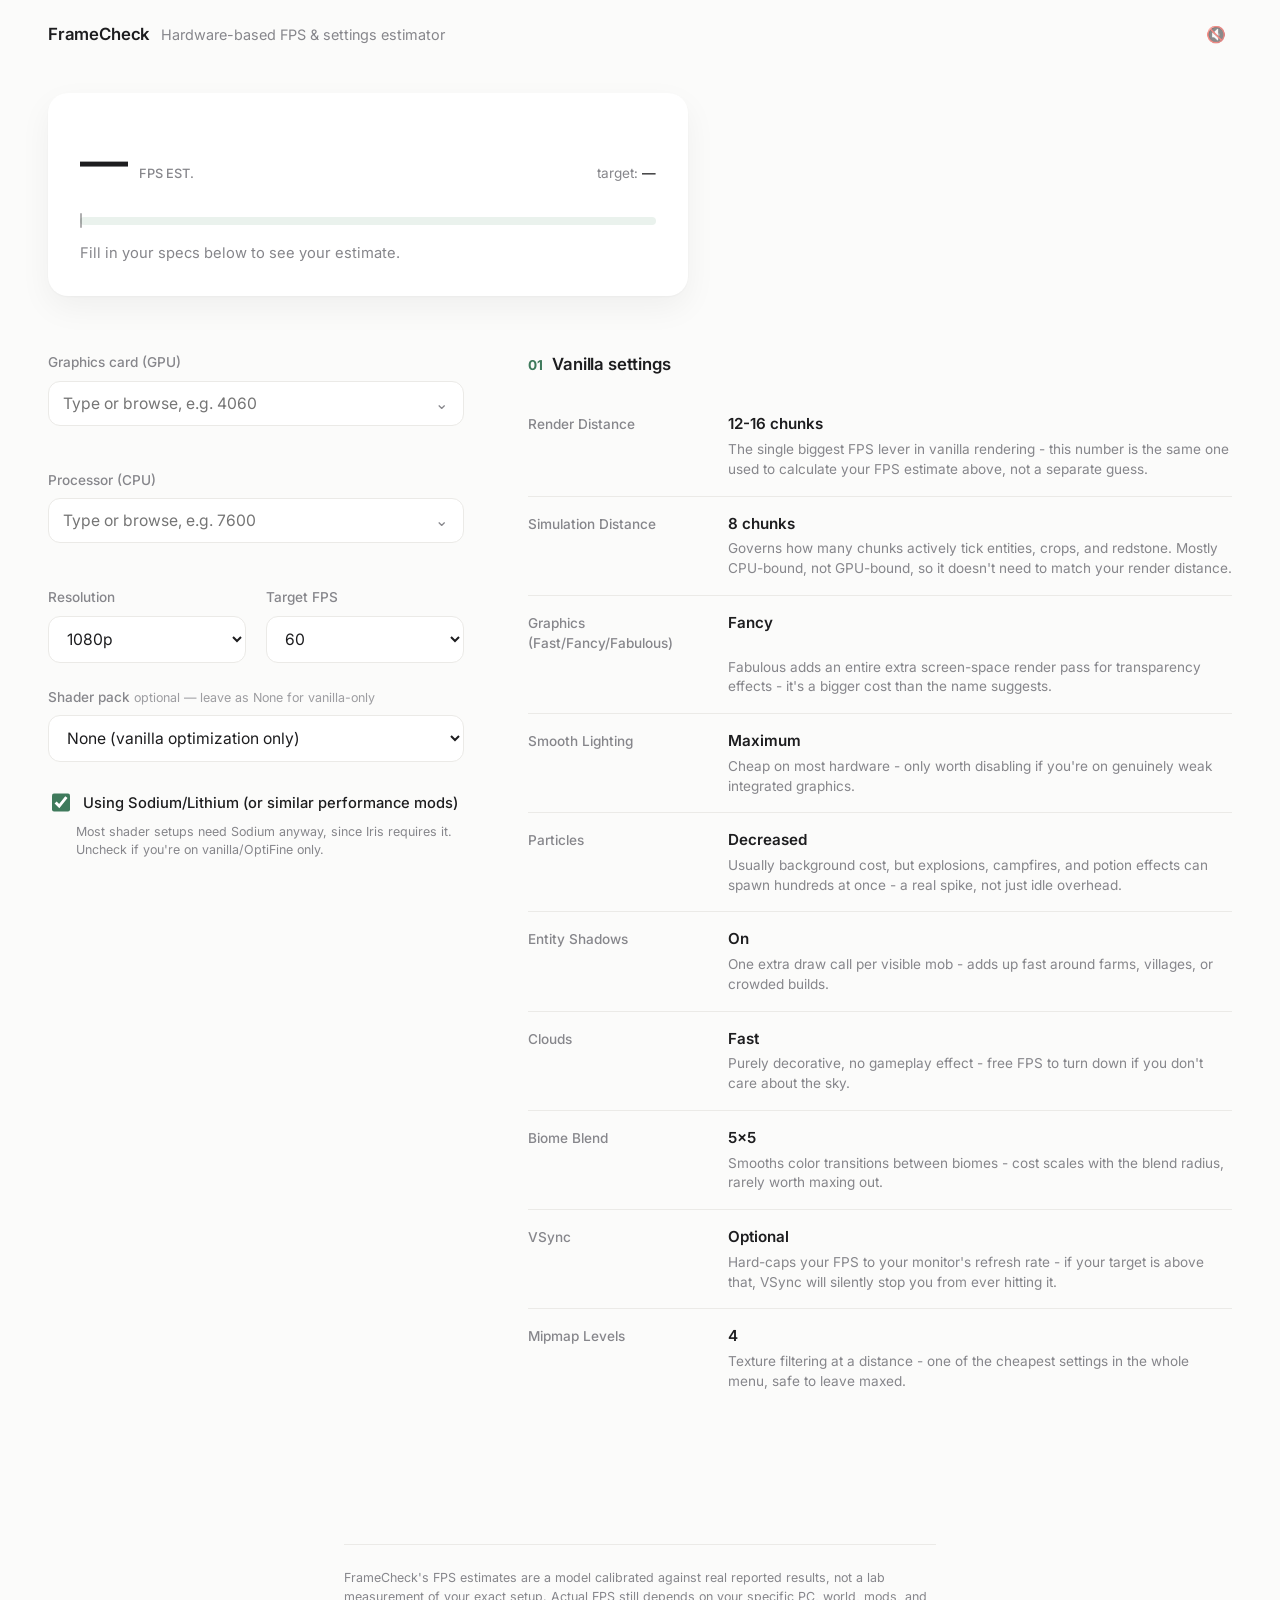
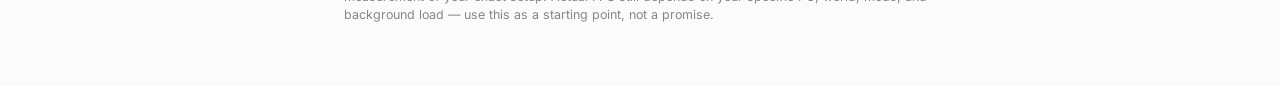
<file: index.html>
<!DOCTYPE html>
<html lang="en">
<head>
<meta charset="UTF-8">
<meta name="viewport" content="width=device-width, initial-scale=1.0">
<meta name="color-scheme" content="light only">
<meta name="description" content="Estimate your Minecraft FPS and get vanilla + shader settings recommendations based on your actual GPU and CPU.">
<link rel="icon" href="data:image/svg+xml,%3Csvg xmlns='http://www.w3.org/2000/svg' viewBox='0 0 24 24'%3E%3Crect width='24' height='24' rx='5' fill='%233F7A5C'/%3E%3Ctext x='12' y='17' font-size='14' font-family='monospace' fill='white' text-anchor='middle'%3EF%3C/text%3E%3C/svg%3E">
<title>FrameCheck — Minecraft FPS &amp; Shader Settings</title>

<meta property="og:type" content="website">
<meta property="og:url" content="https://spotifyplatical.github.io/frame-check/">
<meta property="og:title" content="FrameCheck — Minecraft FPS & Shader Settings">
<meta property="og:description" content="Estimate your Minecraft FPS and get vanilla + shader settings recommendations based on your actual GPU and CPU.">
<meta property="og:image" content="https://spotifyplatical.github.io/frame-check/og-image.png">

<meta name="twitter:card" content="summary_large_image">
<meta name="twitter:title" content="FrameCheck — Minecraft FPS & Shader Settings">
<meta name="twitter:description" content="Estimate your Minecraft FPS and get vanilla + shader settings recommendations based on your actual GPU and CPU.">
<meta name="twitter:image" content="https://spotifyplatical.github.io/frame-check/og-image.png">
<link rel="preconnect" href="https://fonts.googleapis.com">
<link href="https://fonts.googleapis.com/css2?family=Inter:wght@400;500;600;700&display=swap" rel="stylesheet">
<link rel="stylesheet" href="styles.css">
</head>
<body>

<header class="site-header">
  <div class="header-inner">
    <span class="logo-text">FrameCheck</span>
    <span class="tagline">Hardware-based FPS &amp; settings estimator</span>
    <button type="button" id="soundToggle" class="sound-toggle" aria-label="Sound off, click to enable">🔇</button>
  </div>
</header>

<main>

  <!-- SIGNATURE ELEMENT: live meter -->
  <section class="meter-panel" aria-live="polite">
    <div class="meter-readout">
      <div class="meter-numbers">
        <span id="estimatedFPS">—</span>
        <span class="meter-unit">FPS EST.</span>
      </div>
      <div class="meter-target">
        target: <span id="targetFPSDisplay">—</span>
      </div>
    </div>
    <div class="meter-bar-track">
      <div class="meter-bar-fill" id="meterFill"></div>
      <div class="meter-target-line" id="meterTargetLine"></div>
    </div>
    <p class="meter-message" id="meterMessage">Fill in your specs below to see your estimate.</p>
  </section>

  <div class="layout-grid">
    <!-- FORM -->
    <section class="form-section">
      <form id="specForm">

        <div class="field-group combo-field">
          <label for="gpuInput">Graphics card (GPU)</label>
          <div class="combo-wrap">
            <input type="text" id="gpuInput" placeholder="Type or browse, e.g. 4060" autocomplete="off"
                   role="combobox" aria-expanded="false" aria-autocomplete="list" aria-controls="gpuList">
            <button type="button" class="combo-toggle" id="gpuToggle" aria-label="Show GPU list">⌄</button>
          </div>
          <ul class="combo-list" id="gpuList" role="listbox" hidden></ul>
          <span class="field-hint" id="gpuConfidence"></span>
        </div>

        <div class="field-group combo-field">
          <label for="cpuInput">Processor (CPU)</label>
          <div class="combo-wrap">
            <input type="text" id="cpuInput" placeholder="Type or browse, e.g. 7600" autocomplete="off"
                   role="combobox" aria-expanded="false" aria-autocomplete="list" aria-controls="cpuList">
            <button type="button" class="combo-toggle" id="cpuToggle" aria-label="Show CPU list">⌄</button>
          </div>
          <ul class="combo-list" id="cpuList" role="listbox" hidden></ul>
          <span class="field-hint" id="cpuConfidence"></span>
        </div>

        <div class="field-row">
          <div class="field-group">
            <label for="resolutionInput">Resolution</label>
            <select id="resolutionInput">
              <option value="1080p">1080p</option>
              <option value="1440p">1440p</option>
              <option value="4K">4K</option>
            </select>
          </div>

          <div class="field-group">
            <label for="targetFPSSelect">Target FPS</label>
            <select id="targetFPSSelect">
              <option value="30">30</option>
              <option value="60" selected>60</option>
              <option value="90">90</option>
              <option value="120">120</option>
              <option value="144">144</option>
              <option value="165">165</option>
              <option value="240">240</option>
              <option value="custom">Custom…</option>
            </select>
            <input type="number" id="targetFPSInput" value="60" min="10" max="500" hidden>
          </div>
        </div>

        <div class="field-group">
          <label for="shaderInput">Shader pack <span class="optional-tag">optional — leave as None for vanilla-only</span></label>
          <select id="shaderInput">
            <option value="">None (vanilla optimization only)</option>
          </select>
        </div>

        <div class="field-group checkbox-field">
          <label class="checkbox-label">
            <input type="checkbox" id="sodiumInput" checked>
            Using Sodium/Lithium (or similar performance mods)
          </label>
          <span class="field-hint">Most shader setups need Sodium anyway, since Iris requires it. Uncheck if you're on vanilla/OptiFine only.</span>
        </div>

      </form>
    </section>

    <!-- RESULTS -->
    <section class="results-section" id="resultsPanel">

      <div class="results-group">
        <h2><span class="step-mark">01</span> Vanilla settings</h2>
        <div class="settings-grid" id="vanillaResults"></div>
      </div>

      <div class="results-group" id="shaderResultsBlock" hidden>
        <h2><span class="step-mark">02</span> Shader adjustments</h2>
        <p class="section-note">
          These are general categories that reduce load on most Iris/OptiFine-based shaders.
          Exact slider names and locations vary by pack, check your shader's own settings screen for the specifics.
        </p>
        <ul class="adjustments-list" id="shaderAdjustments"></ul>
      </div>

      <div class="results-group report-block" id="reportBlock" hidden>
        <p class="section-note">
          Actually tried these settings? Reporting your real FPS is the single best way to help make future estimates more accurate.
        </p>
        <button type="button" id="reportFpsBtn" class="report-btn">Report your real FPS</button>
      </div>

    </section>
  </div>

</main>

<footer class="site-footer">
  <p class="disclaimer">
    FrameCheck's FPS estimates are a model calibrated against real reported results, not a lab measurement of your exact setup.
    Actual FPS still depends on your specific PC, world, mods, and background load — use this as a starting point, not a promise.
  </p>
</footer>

<script src="gpu-tiers.js"></script>
<script src="cpu-tiers.js"></script>
<script src="vanilla-settings.js"></script>
<script src="shader-packs.js"></script>
<script src="recommend.js"></script>
<script src="app.js"></script>
</body>
</html>
</file>
<file: styles.css>
:root {
  --bg: #FBFBFA;
  --bg-panel: #FFFFFF;
  --border: #EBEAE7;
  --text: #1D1D1F;
  --text-muted: #86868B;
  --accent: #3F7A5C;
  --accent-soft: #EAF2ED;
  --font: 'Inter', -apple-system, BlinkMacSystemFont, sans-serif;
}

html {
  font-size: 16px;
  color-scheme: light only;
}

* { box-sizing: border-box; }

body {
  margin: 0;
  background: var(--bg);
  color: var(--text);
  font-family: var(--font);
  line-height: 1.5;
  min-height: 100vh;
  -webkit-font-smoothing: antialiased;
}

.site-header {
  padding: 1.25rem 1.5rem;
}

.header-inner {
  max-width: 40rem;
  margin: 0 auto;
  display: flex;
  align-items: baseline;
  gap: 0.75rem;
  flex-wrap: wrap;
}

.sound-toggle {
  margin-left: auto;
  background: none;
  border: none;
  font-size: 1rem;
  cursor: pointer;
  padding: 0.3rem 0.4rem;
  border-radius: 0.4rem;
  opacity: 0.6;
  transition: opacity 0.15s ease, transform 0.15s cubic-bezier(0.34, 1.56, 0.64, 1);
}

.sound-toggle:hover {
  opacity: 1;
}

.sound-toggle:active {
  transform: scale(0.88);
}

.logo-text {
  font-weight: 600;
  font-size: 1.05rem;
  letter-spacing: -0.01em;
}

.tagline {
  color: var(--text-muted);
  font-size: 0.9rem;
}

main {
  max-width: 40rem;
  width: 100%;
  margin: 0 auto;
  padding: 1.5rem 1.5rem 5rem;
  transition: max-width 0.2s ease;
}

.layout-grid {
  display: grid;
  grid-template-columns: 1fr;
  gap: 2.5rem;
}

/* Desktop: use the actual screen width instead of a fixed narrow column,
   and let the form and results sit side by side */
@media (min-width: 64rem) {
  main {
    max-width: 90rem;
    padding-left: 3rem;
    padding-right: 3rem;
  }

  .site-header {
    padding-left: 3rem;
    padding-right: 3rem;
  }

  .header-inner {
    max-width: 90rem;
  }

  .site-footer {
    max-width: 90rem;
    padding-left: 3rem;
    padding-right: 3rem;
  }

  .layout-grid {
    grid-template-columns: minmax(0, 26rem) minmax(0, 1fr);
    gap: 4rem;
    align-items: start;
  }

  .meter-panel {
    max-width: 40rem;
  }
}

/* Ultra-wide monitors: cap growth so lines of text don't get absurd */
@media (min-width: 100rem) {
  main {
    max-width: 100rem;
  }
}

/* ---- Meter: soft shadow, no border - separation through elevation ---- */
.meter-panel {
  background: var(--bg-panel);
  border-radius: 1.25rem;
  padding: 2rem;
  margin-bottom: 3.5rem;
  box-shadow: 0 1px 2px rgba(0, 0, 0, 0.03), 0 12px 32px rgba(0, 0, 0, 0.05);
}

.meter-readout {
  display: flex;
  justify-content: space-between;
  align-items: baseline;
  flex-wrap: wrap;
  gap: 0.5rem;
  margin-bottom: 1.25rem;
}

#estimatedFPS {
  font-size: clamp(2.25rem, 9vw, 3rem);
  font-weight: 600;
  font-variant-numeric: tabular-nums;
  letter-spacing: -0.02em;
  color: var(--text);
  transition: color 0.3s ease;
}

#estimatedFPS.not-achievable {
  text-decoration: underline wavy var(--text-muted);
  text-underline-offset: 0.25rem;
}

.meter-unit {
  font-size: 0.8rem;
  color: var(--text-muted);
  margin-left: 0.5rem;
  font-weight: 500;
}

.meter-target {
  font-size: 0.85rem;
  color: var(--text-muted);
  font-variant-numeric: tabular-nums;
}

#targetFPSDisplay {
  color: var(--text);
  font-weight: 500;
}

.meter-bar-track {
  position: relative;
  height: 0.5rem;
  width: 100%;
  background: var(--accent-soft);
  border-radius: 1rem;
  overflow: visible;
}

.meter-bar-fill {
  height: 100%;
  width: 0%;
  border-radius: 1rem;
  background: var(--accent);
  transition: width 0.6s cubic-bezier(0.22, 1.4, 0.36, 1);
}

.meter-target-line {
  position: absolute;
  top: -0.2rem;
  bottom: -0.2rem;
  width: 0.125rem;
  border-radius: 0.125rem;
  background: var(--text);
  opacity: 0.35;
  left: 0%;
  transition: left 0.4s ease;
}

.meter-message {
  margin: 1.1rem 0 0;
  font-size: 0.92rem;
  color: var(--text-muted);
}

/* ---- Form: no boxes at all, whitespace does the separating ---- */
.form-section {
  margin-bottom: 3.5rem;
}

.field-group {
  margin-bottom: 1.5rem;
  position: relative;
}

.field-row {
  display: flex;
  gap: 1.25rem;
  width: 100%;
}

.field-row .field-group {
  flex: 1 1 0;
  min-width: 0;
}

label {
  display: block;
  font-size: 0.85rem;
  font-weight: 500;
  margin-bottom: 0.5rem;
  color: var(--text-muted);
}

.optional-tag {
  font-weight: 400;
  opacity: 0.8;
  font-size: 0.78rem;
}

input[type="text"],
input[type="number"],
select {
  width: 100%;
  background: var(--bg-panel);
  border: 0.0625rem solid var(--border);
  border-radius: 0.75rem;
  padding: 0.75rem 0.9rem;
  color: var(--text);
  font-family: var(--font);
  font-size: 0.98rem;
}

input:focus,
select:focus {
  outline: none;
  border-color: var(--accent);
  box-shadow: 0 0 0 0.2rem var(--accent-soft);
}

/* ---- Combobox ---- */
.combo-wrap {
  position: relative;
  display: flex;
}

.combo-wrap input {
  padding-right: 2.4rem;
}

.combo-toggle {
  position: absolute;
  right: 0.5rem;
  top: 50%;
  transform: translateY(-50%);
  background: none;
  border: none;
  color: var(--text-muted);
  font-size: 1rem;
  cursor: pointer;
  padding: 0.4rem 0.5rem;
  line-height: 1;
}

.combo-toggle:hover { color: var(--text); }

.combo-list {
  position: absolute;
  z-index: 10;
  top: calc(100% + 0.4rem);
  left: 0;
  right: 0;
  max-height: 13rem;
  overflow-y: auto;
  margin: 0;
  padding: 0.4rem;
  list-style: none;
  background: var(--bg-panel);
  border-radius: 0.9rem;
  box-shadow: 0 1px 2px rgba(0, 0, 0, 0.03), 0 12px 32px rgba(0, 0, 0, 0.08);
}

.combo-list li {
  padding: 0.6rem 0.7rem;
  border-radius: 0.5rem;
  font-size: 0.92rem;
  cursor: pointer;
  transition: transform 0.1s ease, background 0.1s ease;
}

.combo-list li:active {
  transform: scale(0.97);
}

.combo-list li:hover,
.combo-list li.active {
  background: var(--accent-soft);
}

.checkbox-field {
  padding-top: 0.25rem;
}

.checkbox-label {
  display: flex;
  align-items: center;
  gap: 0.6rem;
  font-size: 0.92rem;
  font-weight: 500;
  color: var(--text);
  cursor: pointer;
}

.checkbox-label input[type="checkbox"] {
  width: 1.15rem;
  height: 1.15rem;
  accent-color: var(--accent);
  cursor: pointer;
}

.checkbox-field .field-hint {
  margin-left: 1.75rem;
}

.section-note {
  font-size: 0.85rem;
  color: var(--text-muted);
  line-height: 1.5;
  margin: 0 0 1.25rem;
}

.report-block {
  padding-top: 0.5rem;
}

.report-btn {
  background: var(--accent);
  color: white;
  border: none;
  border-radius: 0.75rem;
  padding: 0.75rem 1.25rem;
  font-family: var(--font);
  font-size: 0.92rem;
  font-weight: 500;
  cursor: pointer;
  transition: transform 0.12s cubic-bezier(0.34, 1.56, 0.64, 1), opacity 0.15s ease;
}

.report-btn:hover {
  opacity: 0.9;
}

.report-btn:active {
  transform: scale(0.96);
}

.field-hint {
  display: block;
  font-size: 0.78rem;
  color: var(--text-muted);
  margin-top: 0.4rem;
  min-height: 1.1em;
}

.field-hint.unknown { color: var(--text); font-style: italic; }
.field-hint.matched { color: var(--accent); }

/* ---- Results: same whitespace-first approach as the form ---- */
.results-group {
  margin-bottom: 2.75rem;
}

.results-group:last-child {
  margin-bottom: 0;
}

.results-group h2 {
  font-size: 1.05rem;
  font-weight: 600;
  margin: 0 0 1.25rem;
  display: flex;
  align-items: center;
  gap: 0.6rem;
  letter-spacing: -0.01em;
}

.step-mark {
  color: var(--accent);
  font-size: 0.85rem;
  font-weight: 700;
}

.settings-grid {
  display: flex;
  flex-direction: column;
}

.setting-item {
  min-width: 0;
  padding: 1rem 0;
  border-bottom: 0.0625rem solid var(--border);
  display: grid;
  grid-template-columns: 11rem 1fr;
  gap: 0.25rem 1.5rem;
  align-items: baseline;
}

.setting-item:last-child {
  border-bottom: none;
}

.setting-label {
  font-size: 0.85rem;
  color: var(--text-muted);
  font-weight: 500;
}

.setting-value {
  font-size: 0.95rem;
  font-weight: 600;
  color: var(--text);
  word-break: break-word;
}

.setting-why {
  grid-column: 2;
  font-size: 0.85rem;
  color: var(--text-muted);
  line-height: 1.45;
}

@media (max-width: 30rem) {
  .setting-item {
    grid-template-columns: 1fr;
  }
  .setting-why {
    grid-column: 1;
  }
}

.adjustments-list {
  list-style: none;
  margin: 0;
  padding: 0;
}

.adjustments-list li {
  font-size: 0.92rem;
  padding: 0.65rem 0;
  border-bottom: 0.0625rem solid var(--border);
}

.adjustments-list li:last-child { border-bottom: none; }

.site-footer {
  max-width: 40rem;
  width: 100%;
  margin: 0 auto;
  padding: 0 1.5rem 3rem;
}

.disclaimer {
  font-size: 0.78rem;
  color: var(--text-muted);
  padding-top: 1.5rem;
  border-top: 0.0625rem solid var(--border);
}

@media (max-width: 30rem) {
  .field-row { flex-direction: column; gap: 0; }
}

@media (min-width: 30rem) and (max-width: 48rem) {
  main, .site-footer { padding-left: 2rem; padding-right: 2rem; }
}

@media (prefers-reduced-motion: reduce) {
  .meter-bar-fill, .meter-target-line, #estimatedFPS { transition: none; }
}
</file>
